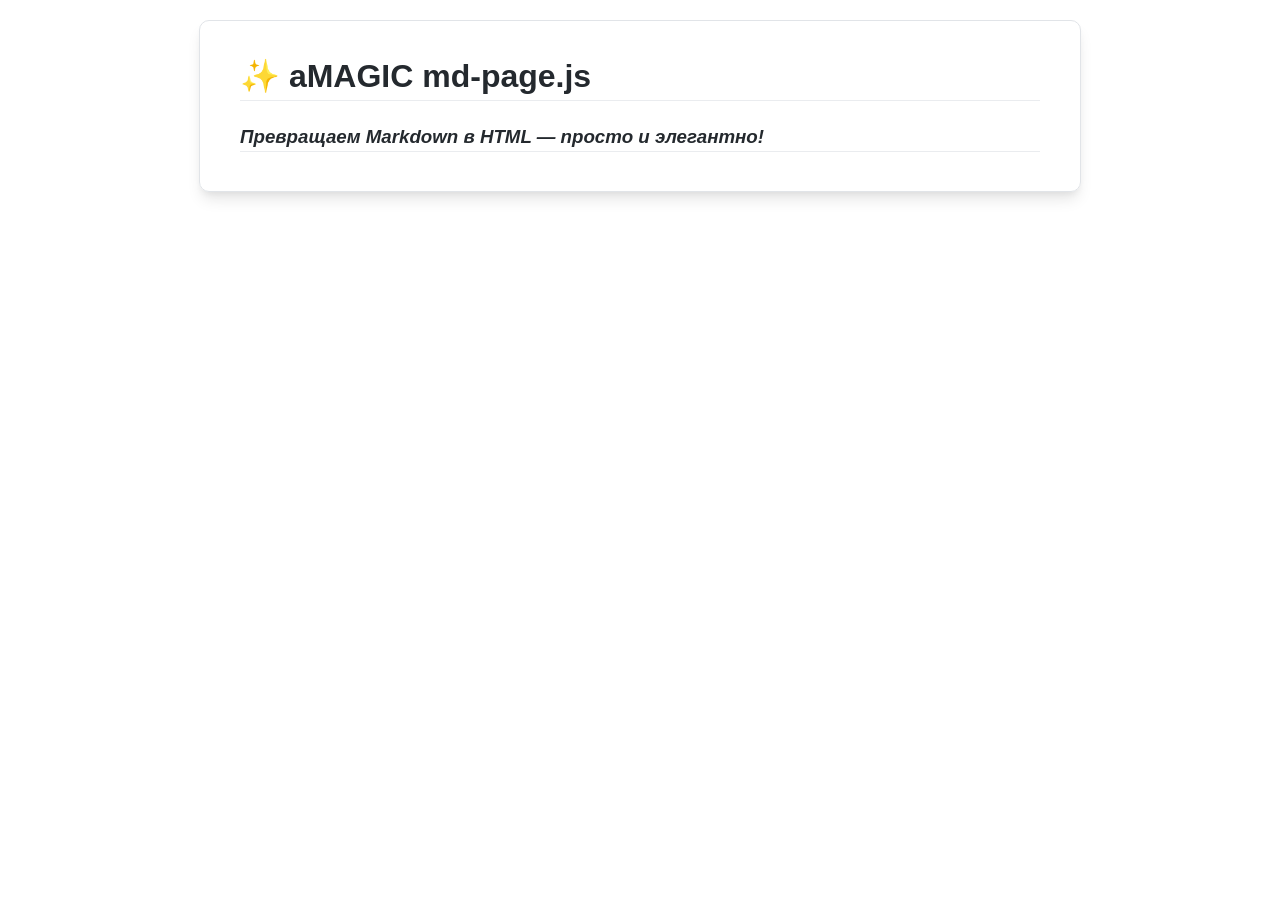
<file: md/index.html>
<!DOCTYPE html>
<meta charset="utf-8">
<meta name="viewport" content="width=device-width, initial-scale=1.0">
<meta http-equiv="X-UA-Compatible" content="ie=edge">
<link rel="stylesheet" href="md-page.css">
<!--script src="https://cdn.rawgit.com/oscarmorrison/md-page/5833d6d1/md-page.js"></script><noscript-->
<script src="md-page.js"></script><noscript>

# ✨ **aMAGIC md-page.js**  
### *Превращаем Markdown в HTML — просто и элегантно!*
</file>
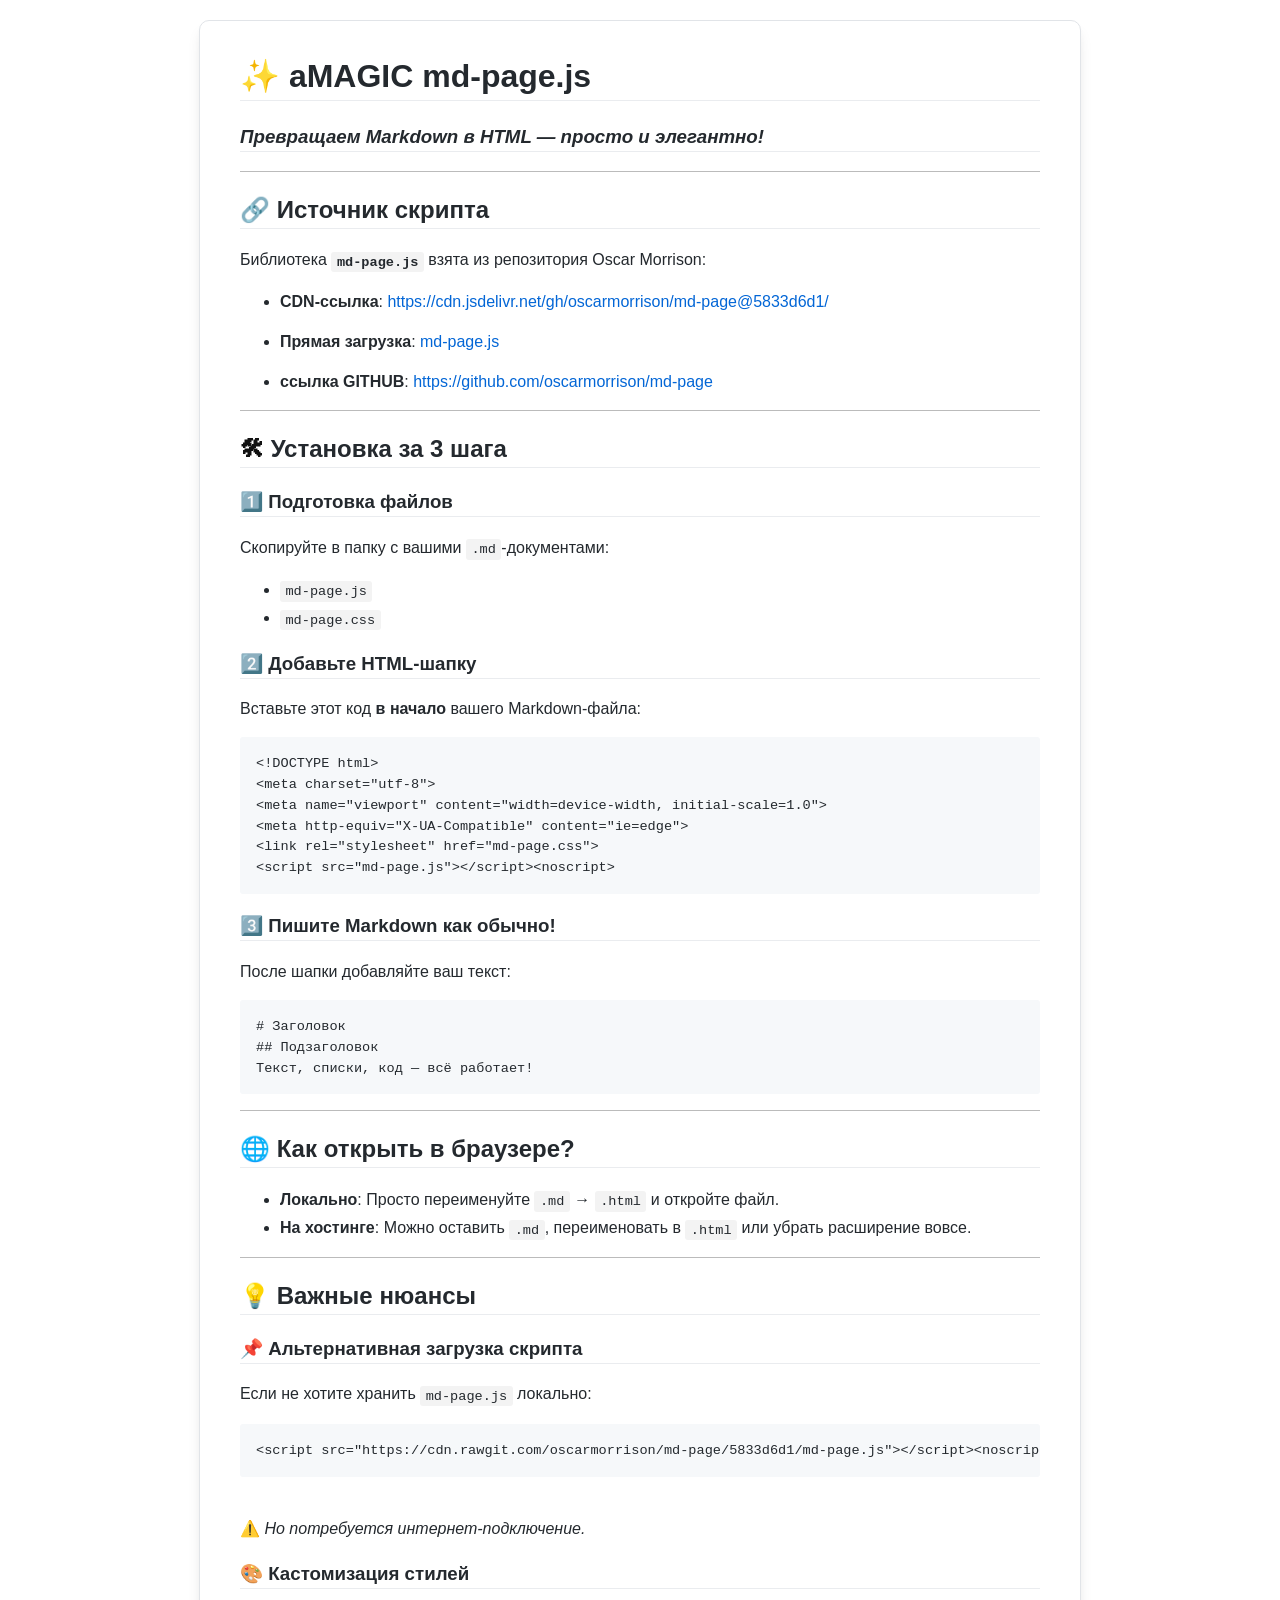
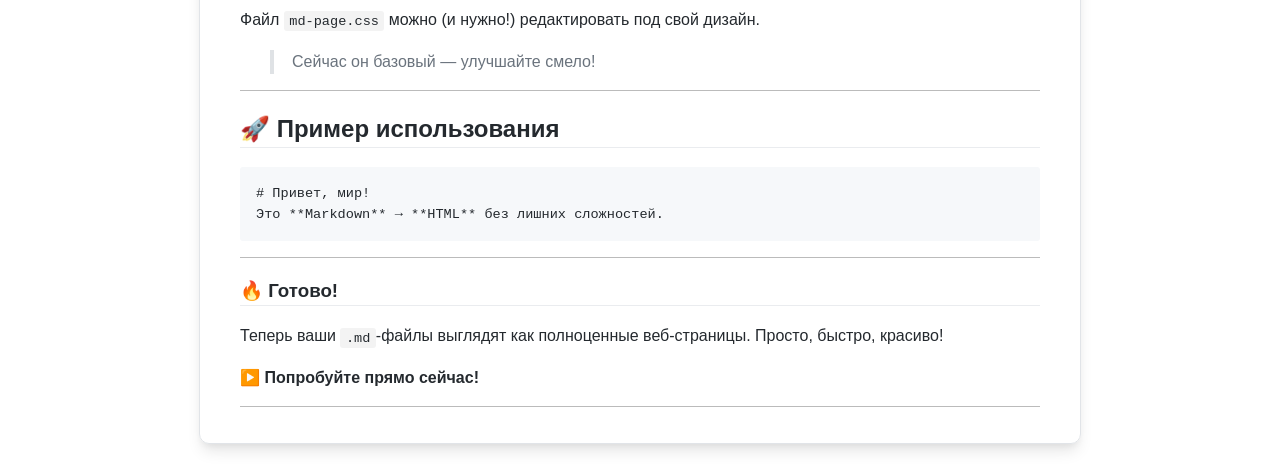
<file: aMagic-md-page.js.html>
<!DOCTYPE html>
<meta charset="utf-8">
<meta name="viewport" content="width=device-width, initial-scale=1.0">
<meta http-equiv="X-UA-Compatible" content="ie=edge">
<link rel="stylesheet" href="md-page.css">
<!--script src="https://cdn.rawgit.com/oscarmorrison/md-page/5833d6d1/md-page.js"></script><noscript-->
<script src="md-page.js"></script><noscript>

# ✨ **aMAGIC md-page.js**  
### *Превращаем Markdown в HTML — просто и элегантно!*  

---

## 🔗 **Источник скрипта**  
Библиотека **`md-page.js`** взята из репозитория Oscar Morrison:  
- **CDN-ссылка**: [https://cdn.jsdelivr.net/gh/oscarmorrison/md-page@5833d6d1/](https://cdn.jsdelivr.net/gh/oscarmorrison/md-page@5833d6d1/)  
- **Прямая загрузка**: [md-page.js](https://cdn.rawgit.com/oscarmorrison/md-page/5833d6d1/md-page.js)  


- **ссылка GITHUB**: [https://github.com/oscarmorrison/md-page ](https://github.com/oscarmorrison/md-page )  

---

## 🛠 **Установка за 3 шага**  

### **1️⃣ Подготовка файлов**  
Скопируйте в папку с вашими `.md`-документами:  
- `md-page.js`  
- `md-page.css`  

### **2️⃣ Добавьте HTML-шапку**  
Вставьте этот код **в начало** вашего Markdown-файла:  

```html
<!DOCTYPE html>
<meta charset="utf-8">
<meta name="viewport" content="width=device-width, initial-scale=1.0">
<meta http-equiv="X-UA-Compatible" content="ie=edge">
<link rel="stylesheet" href="md-page.css">
<script src="md-page.js"></script><noscript>
```

### **3️⃣ Пишите Markdown как обычно!**  
После шапки добавляйте ваш текст:  

```markdown
# Заголовок  
## Подзаголовок  
Текст, списки, код — всё работает!  
```

---

## 🌐 **Как открыть в браузере?**  
- **Локально**: Просто переименуйте `.md` → `.html` и откройте файл.  
- **На хостинге**: Можно оставить `.md`, переименовать в `.html` или убрать расширение вовсе.  

---

## 💡 **Важные нюансы**  
### **📌 Альтернативная загрузка скрипта**  
Если не хотите хранить `md-page.js` локально:  
```html
<script src="https://cdn.rawgit.com/oscarmorrison/md-page/5833d6d1/md-page.js"></script><noscript>
```  
⚠️ *Но потребуется интернет-подключение.*  

### **🎨 Кастомизация стилей**  
Файл `md-page.css` можно (и нужно!) редактировать под свой дизайн.  
> Сейчас он базовый — улучшайте смело!  

---

## 🚀 **Пример использования**  
```markdown
# Привет, мир!  
Это **Markdown** → **HTML** без лишних сложностей.  
```

---

### 🔥 **Готово!**  
Теперь ваши `.md`-файлы выглядят как полноценные веб-страницы. Просто, быстро, красиво!  

**▶️ Попробуйте прямо сейчас!**  

---
</file>
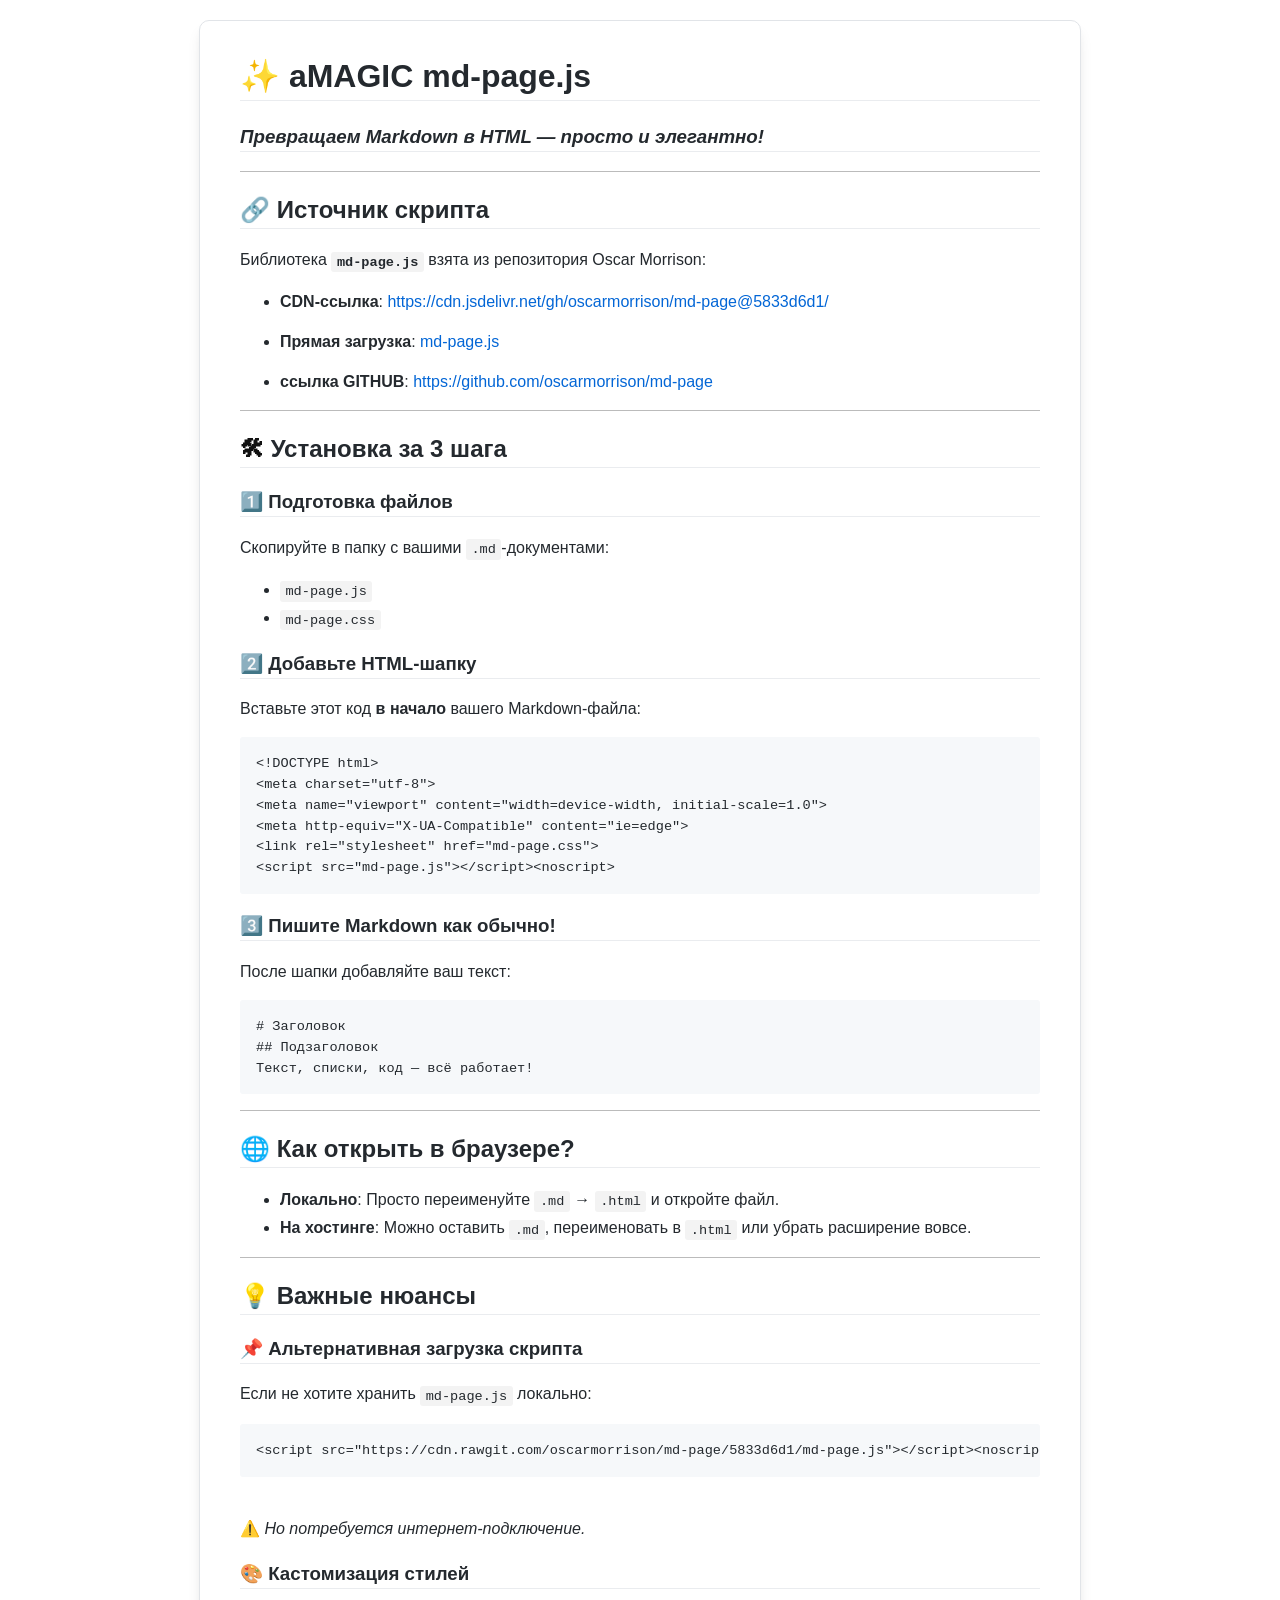
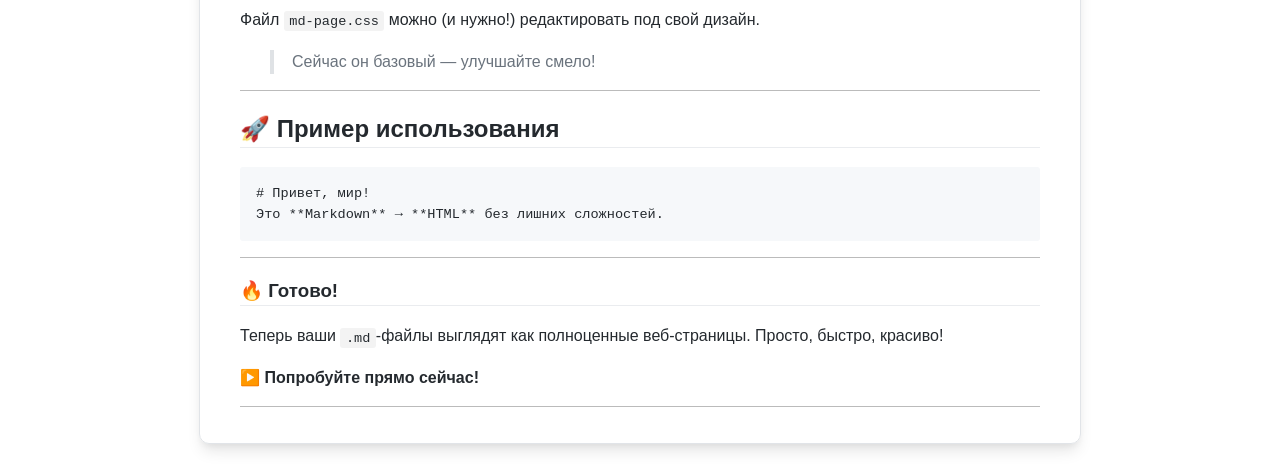
<file: aMagic_md-page.html>
<!DOCTYPE html>
<meta charset="utf-8">
<meta name="viewport" content="width=device-width, initial-scale=1.0">
<meta http-equiv="X-UA-Compatible" content="ie=edge">
<link rel="stylesheet" href="md-page.css">
<!--script src="https://cdn.rawgit.com/oscarmorrison/md-page/5833d6d1/md-page.js"></script><noscript-->
<script src="md-page.js"></script><noscript>

# ✨ **aMAGIC md-page.js**  
### *Превращаем Markdown в HTML — просто и элегантно!*  

---

## 🔗 **Источник скрипта**  
Библиотека **`md-page.js`** взята из репозитория Oscar Morrison:  
- **CDN-ссылка**: [https://cdn.jsdelivr.net/gh/oscarmorrison/md-page@5833d6d1/](https://cdn.jsdelivr.net/gh/oscarmorrison/md-page@5833d6d1/)  
- **Прямая загрузка**: [md-page.js](https://cdn.rawgit.com/oscarmorrison/md-page/5833d6d1/md-page.js)  


- **ссылка GITHUB**: [https://github.com/oscarmorrison/md-page ](https://github.com/oscarmorrison/md-page )  

---

## 🛠 **Установка за 3 шага**  

### **1️⃣ Подготовка файлов**  
Скопируйте в папку с вашими `.md`-документами:  
- `md-page.js`  
- `md-page.css`  

### **2️⃣ Добавьте HTML-шапку**  
Вставьте этот код **в начало** вашего Markdown-файла:  

```html
<!DOCTYPE html>
<meta charset="utf-8">
<meta name="viewport" content="width=device-width, initial-scale=1.0">
<meta http-equiv="X-UA-Compatible" content="ie=edge">
<link rel="stylesheet" href="md-page.css">
<script src="md-page.js"></script><noscript>
```

### **3️⃣ Пишите Markdown как обычно!**  
После шапки добавляйте ваш текст:  

```markdown
# Заголовок  
## Подзаголовок  
Текст, списки, код — всё работает!  
```

---

## 🌐 **Как открыть в браузере?**  
- **Локально**: Просто переименуйте `.md` → `.html` и откройте файл.  
- **На хостинге**: Можно оставить `.md`, переименовать в `.html` или убрать расширение вовсе.  

---

## 💡 **Важные нюансы**  
### **📌 Альтернативная загрузка скрипта**  
Если не хотите хранить `md-page.js` локально:  
```html
<script src="https://cdn.rawgit.com/oscarmorrison/md-page/5833d6d1/md-page.js"></script><noscript>
```  
⚠️ *Но потребуется интернет-подключение.*  

### **🎨 Кастомизация стилей**  
Файл `md-page.css` можно (и нужно!) редактировать под свой дизайн.  
> Сейчас он базовый — улучшайте смело!  

---

## 🚀 **Пример использования**  
```markdown
# Привет, мир!  
Это **Markdown** → **HTML** без лишних сложностей.  
```

---

### 🔥 **Готово!**  
Теперь ваши `.md`-файлы выглядят как полноценные веб-страницы. Просто, быстро, красиво!  

**▶️ Попробуйте прямо сейчас!**  

---
</file>
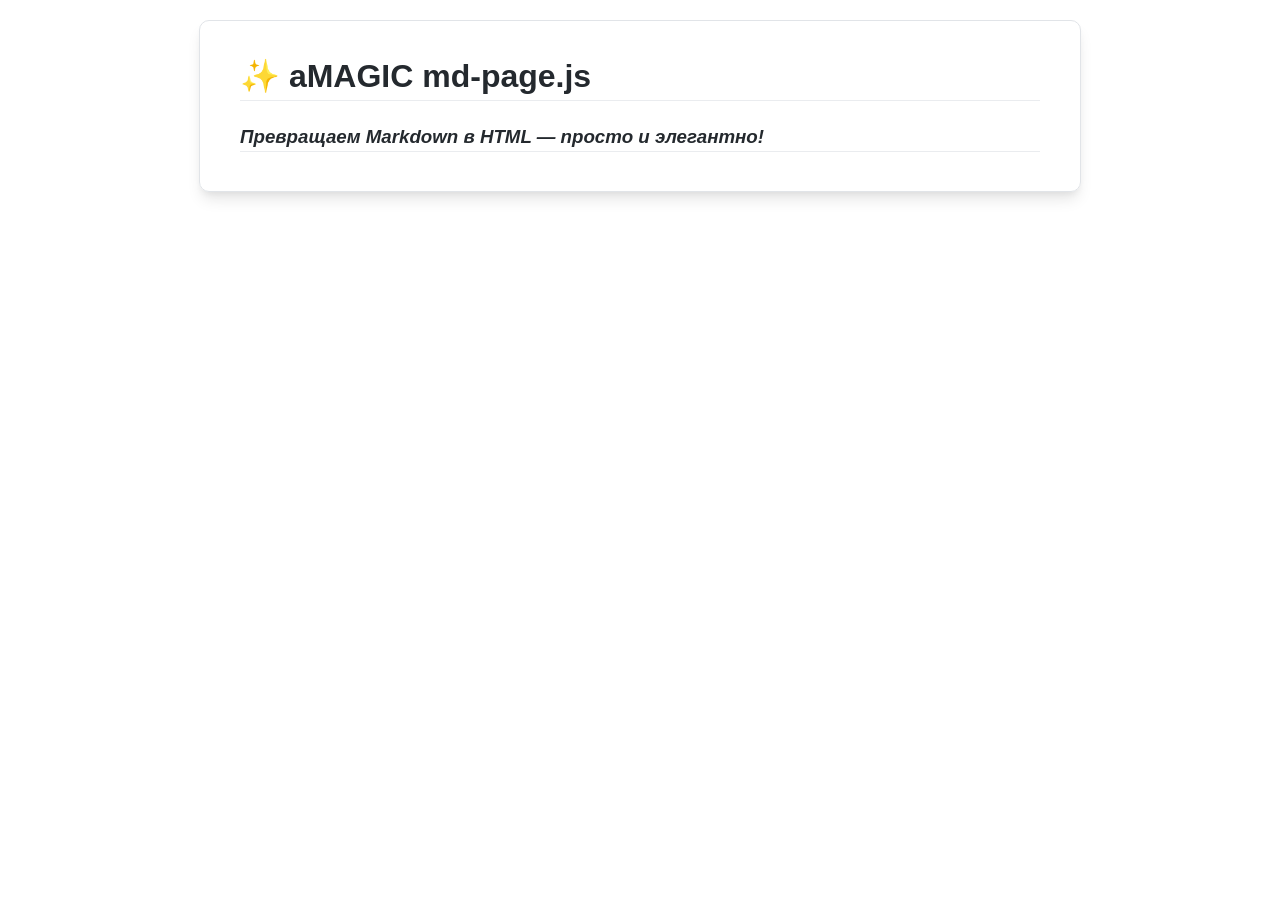
<file: md/new-file.html>
<!DOCTYPE html>
<meta charset="utf-8">
<meta name="viewport" content="width=device-width, initial-scale=1.0">
<meta http-equiv="X-UA-Compatible" content="ie=edge">
<link rel="stylesheet" href="md-page.css">
<script src="md-page.js"></script><noscript>

# ✨ **aMAGIC md-page.js**  
### *Превращаем Markdown в HTML — просто и элегантно!*
</file>
<file: md/md-page.css>
body {
  font: 400 16px/1.5 "Helvetica Neue", Helvetica, Arial, sans-serif;
  color: #111;
   margin: 20px;
	max-width: 800px;
	border: 1px solid #e1e4e8;
	padding: 10px 40px;
	padding-bottom: 20px;
	border-radius: 10px;
	margin-left: auto;
	margin-right: auto;
	box-shadow: 0 10px 15px -3px rgb(0 0 0 / 10%), 0 4px 6px -2px rgb(0 0 0 / 5%);
}
* {
  font-family: -apple-system, BlinkMacSystemFont, "Segoe UI", Helvetica, Arial, sans-serif, "Apple Color Emoji", "Segoe UI Emoji", "Segoe UI Symbol";
  color: #24292e; }

@media only screen and (max-width: 600px) {
  body {
    padding: 5px;
  }

  body > zero-md {
    padding: 0px 20px 20px 20px !important;
  }
}

    zero-md {
       margin: 0px;
  max-width: 800px;
  border: 1px solid #e1e4e8;
  padding: 10px 40px;
  padding-bottom: 20px;
  border-radius: 2px;
  margin-left: auto;
  margin-right: auto;
    }
hr {
  color: #bbb;
  background-color: #bbb;
  height: 1px;
  flex: 0 1 auto;
  margin: 1em 0;
  padding: 0;
  border: none;
}

/**
 * Links
 */
a {
  color: #0366d6;
  text-decoration: none; }
  a:visited {
    color: #0366d6; }
  a:hover {
    color: #0366d6;
    text-decoration: underline; }

pre {
  background-color: #f6f8fa;
  border-radius: 3px;
  font-size: 85%;
  line-height: 1.45;
  overflow: auto;
  padding: 16px;
}

/**
  * Code blocks
  */

code {
  background-color: rgba(27,31,35,.05);
  border-radius: 3px;
  font-size: 85%;
  margin: 0;
  word-wrap: break-word;
  padding: .2em .4em;
  font-family: SFMono-Regular,Consolas,Liberation Mono,Menlo,Courier,monospace;
}

pre > code {
  background-color: transparent;
  border: 0;
  display: inline;
  line-height: inherit;
  margin: 0;
  overflow: visible;
  padding: 0;
  word-wrap: normal;
  font-size: 100%;
}


/**
 * Blockquotes
 */
blockquote {
  margin-left: 30px;
  margin-top: 0px;
  margin-bottom: 16px;
  border-left-width: 3px;
  padding: 0 1em;
  color: #828282;
  border-left: 4px solid #e8e8e8;
  padding-left: 15px;
  font-size: 18px;
  letter-spacing: -1px;
  font-style: italic;
}
blockquote * {
  font-style: normal !important;
  letter-spacing: 0;
  color: #6a737d !important;
}

/**
 * Tables
 */
table {
  border-spacing: 2px;
  display: block;
  font-size: 14px;
  overflow: auto;
  width: 100%;
  margin-bottom: 16px;
  border-spacing: 0;
  border-collapse: collapse;
}

td {
  padding: 6px 13px;
  border: 1px solid #dfe2e5;
}

th {
  font-weight: 600;
  padding: 6px 13px;
  border: 1px solid #dfe2e5;
}

tr {
  background-color: #fff;
  border-top: 1px solid #c6cbd1;
}

table tr:nth-child(2n) {
  background-color: #f6f8fa;
}

/**
 * Others
 */

img {
  max-width: 100%;
}

p {
  line-height: 24px;
  font-weight: 400;
  font-size: 16px;
  color: #24292e; }

ul {
  margin-top: 0; }

li {
  color: #24292e;
  font-size: 16px;
  font-weight: 400;
  line-height: 1.5; }

li + li {
  margin-top: 0.25em; }


a:visited {
  color: #0366d6; }

h1, h2, h3 {
  border-bottom: 1px solid #eaecef;
  color: #111;
  /* Darker */ }
</file>
<file: md-page.css>
body {
  font: 400 16px/1.5 "Helvetica Neue", Helvetica, Arial, sans-serif;
  color: #111;
   margin: 20px;
	max-width: 800px;
	border: 1px solid #e1e4e8;
	padding: 10px 40px;
	padding-bottom: 20px;
	border-radius: 10px;
	margin-left: auto;
	margin-right: auto;
	box-shadow: 0 10px 15px -3px rgb(0 0 0 / 10%), 0 4px 6px -2px rgb(0 0 0 / 5%);
}
* {
  font-family: -apple-system, BlinkMacSystemFont, "Segoe UI", Helvetica, Arial, sans-serif, "Apple Color Emoji", "Segoe UI Emoji", "Segoe UI Symbol";
  color: #24292e; }

@media only screen and (max-width: 600px) {
  body {
    padding: 5px;
  }

  body > zero-md {
    padding: 0px 20px 20px 20px !important;
  }
}

    zero-md {
       margin: 0px;
  max-width: 800px;
  border: 1px solid #e1e4e8;
  padding: 10px 40px;
  padding-bottom: 20px;
  border-radius: 2px;
  margin-left: auto;
  margin-right: auto;
    }
hr {
  color: #bbb;
  background-color: #bbb;
  height: 1px;
  flex: 0 1 auto;
  margin: 1em 0;
  padding: 0;
  border: none;
}

/**
 * Links
 */
a {
  color: #0366d6;
  text-decoration: none; }
  a:visited {
    color: #0366d6; }
  a:hover {
    color: #0366d6;
    text-decoration: underline; }

pre {
  background-color: #f6f8fa;
  border-radius: 3px;
  font-size: 85%;
  line-height: 1.45;
  overflow: auto;
  padding: 16px;
}

/**
  * Code blocks
  */

code {
  background-color: rgba(27,31,35,.05);
  border-radius: 3px;
  font-size: 85%;
  margin: 0;
  word-wrap: break-word;
  padding: .2em .4em;
  font-family: SFMono-Regular,Consolas,Liberation Mono,Menlo,Courier,monospace;
}

pre > code {
  background-color: transparent;
  border: 0;
  display: inline;
  line-height: inherit;
  margin: 0;
  overflow: visible;
  padding: 0;
  word-wrap: normal;
  font-size: 100%;
}


/**
 * Blockquotes
 */
blockquote {
  margin-left: 30px;
  margin-top: 0px;
  margin-bottom: 16px;
  border-left-width: 3px;
  padding: 0 1em;
  color: #828282;
  border-left: 4px solid #e8e8e8;
  padding-left: 15px;
  font-size: 18px;
  letter-spacing: -1px;
  font-style: italic;
}
blockquote * {
  font-style: normal !important;
  letter-spacing: 0;
  color: #6a737d !important;
}

/**
 * Tables
 */
table {
  border-spacing: 2px;
  display: block;
  font-size: 14px;
  overflow: auto;
  width: 100%;
  margin-bottom: 16px;
  border-spacing: 0;
  border-collapse: collapse;
}

td {
  padding: 6px 13px;
  border: 1px solid #dfe2e5;
}

th {
  font-weight: 600;
  padding: 6px 13px;
  border: 1px solid #dfe2e5;
}

tr {
  background-color: #fff;
  border-top: 1px solid #c6cbd1;
}

table tr:nth-child(2n) {
  background-color: #f6f8fa;
}

/**
 * Others
 */

img {
  max-width: 100%;
}

p {
  line-height: 24px;
  font-weight: 400;
  font-size: 16px;
  color: #24292e; }

ul {
  margin-top: 0; }

li {
  color: #24292e;
  font-size: 16px;
  font-weight: 400;
  line-height: 1.5; }

li + li {
  margin-top: 0.25em; }


a:visited {
  color: #0366d6; }

h1, h2, h3 {
  border-bottom: 1px solid #eaecef;
  color: #111;
  /* Darker */ }
</file>
